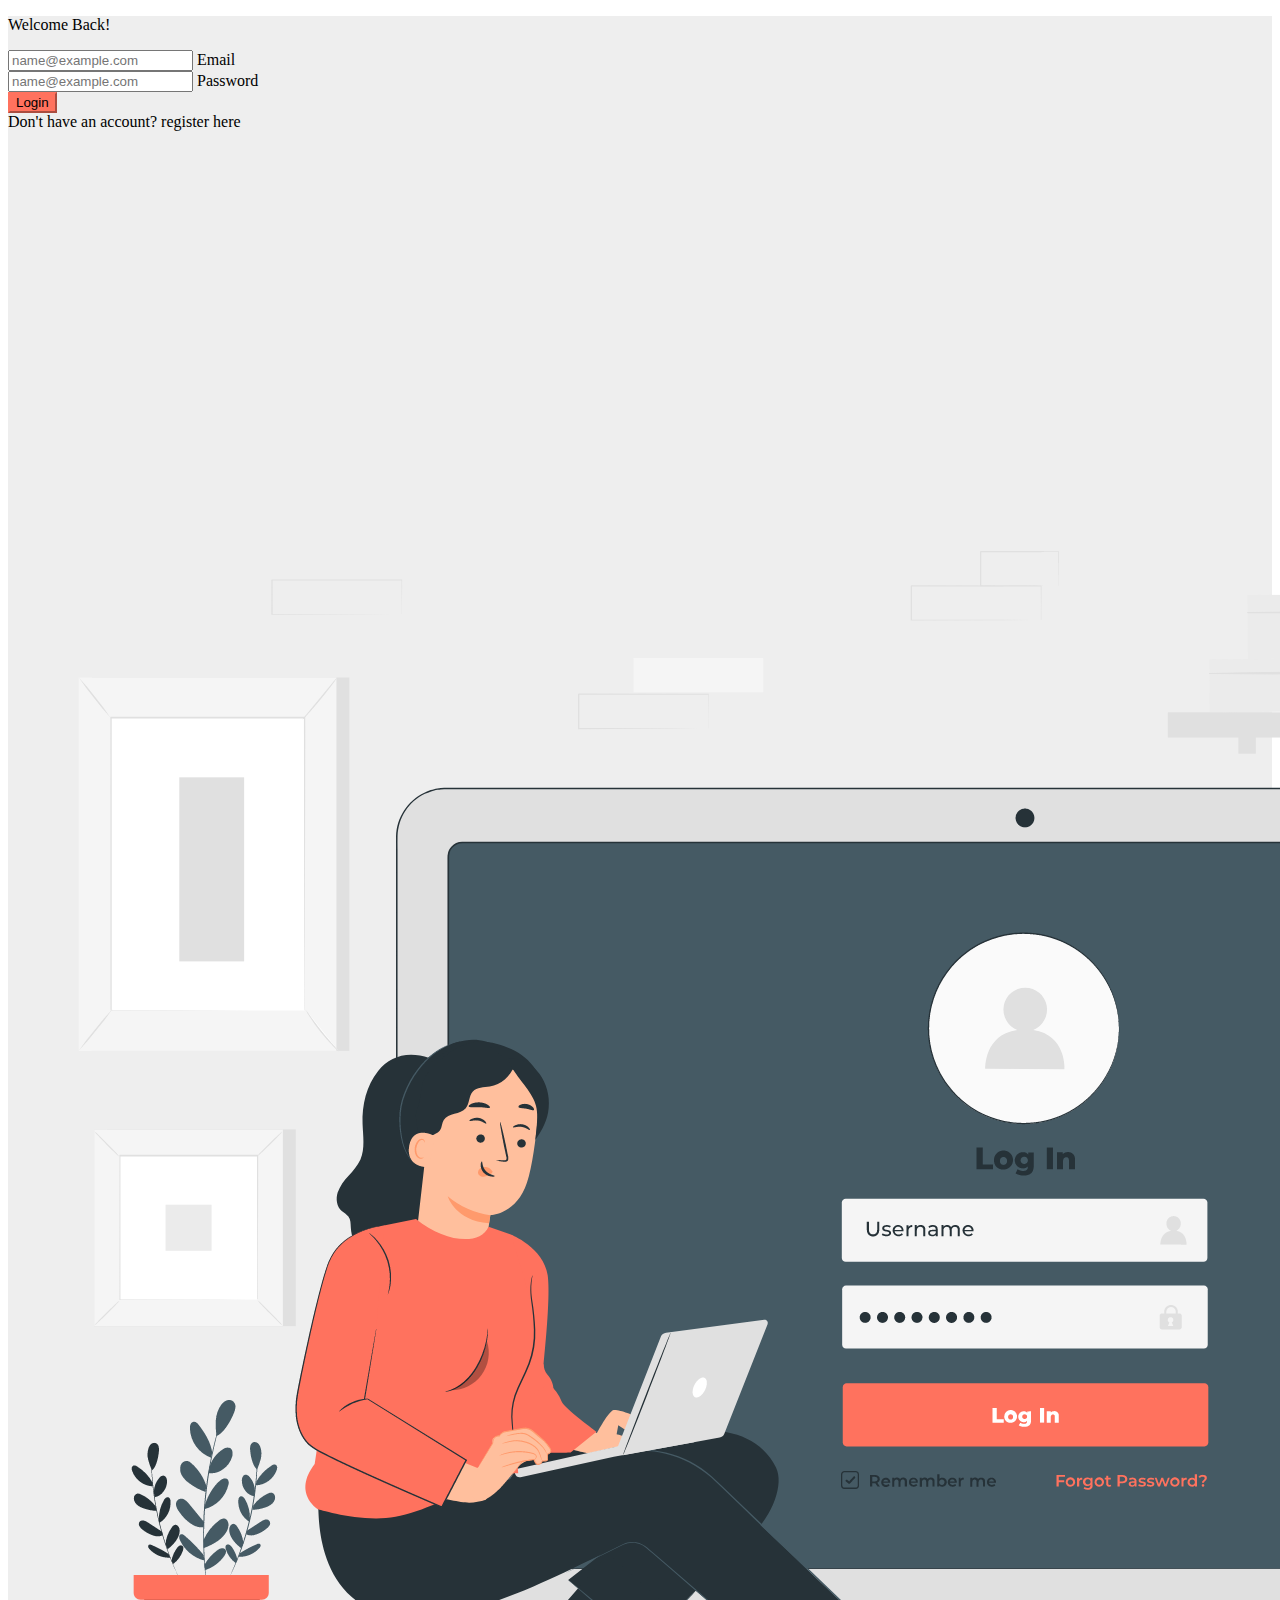
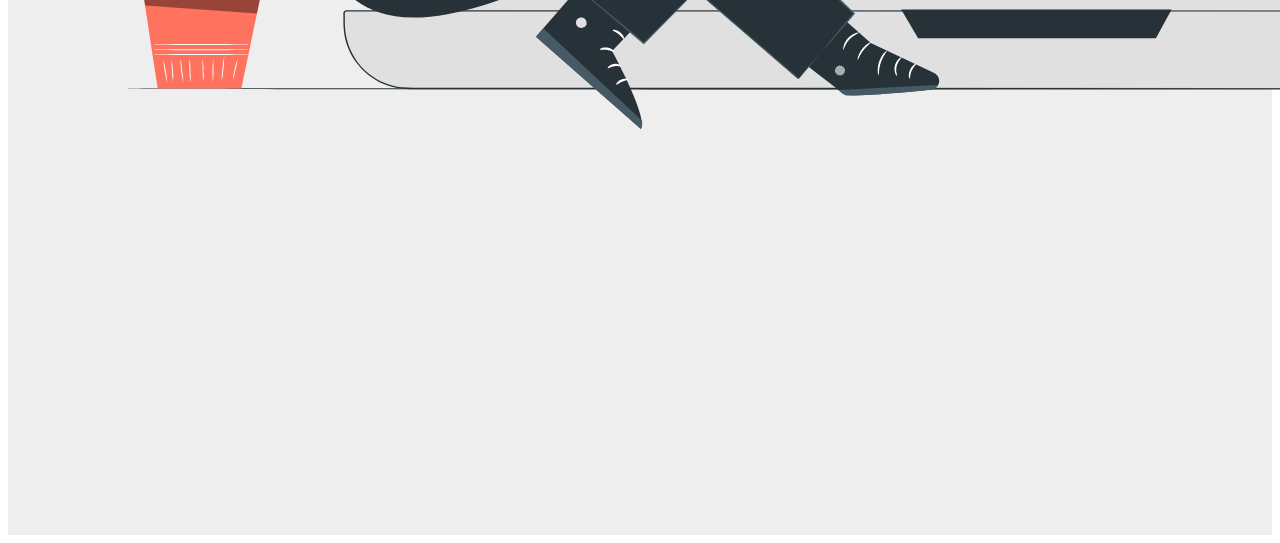
<file: login.html>
<!DOCTYPE html>
<html lang="en">
  <head>
    <meta charset="UTF-8" />
    <meta name="viewport" content="width=device-width, initial-scale=1.0" />
    <title>Document</title>
  </head>
  <body>
    <section class="vh-100" style="background-color: #eee">
      <div class="container h-100">
        <div class="row d-flex justify-content-center align-items-center h-100">
          <div class="col-lg-12 col-xl-11">
            <div class="card text-black" style="border-radius: 25px">
              <div class="card-body p-md-5">
                <div class="row justify-content-center">
                  <div class="col-md-10 col-lg-6 col-xl-5 order-2 order-lg-1">
                    <p class="text-center h1 fw-bold mb-5 mx-1 mx-md-4 mt-4">
                      Welcome Back!
                    </p>
                    <form ng-submit="submitLoginForm()">
                      <div class="form-floating mb-3">
                        <input
                          type="email"
                          class="form-control"
                          id="email"
                          placeholder="name@example.com"
                          pattern="\s*[\w.%+-]+@[\w.-]+\.[a-z]{2,}\s*"
                          ng-model="loginData.email"
                          required
                        />
                        <label >Email</label>
                      </div>
                      <div class="form-floating mb-3">
                        <input
                          type="password"
                          class="form-control"
                          placeholder="name@example.com"
                          ng-model="loginData.password"
                          id="password"
                          required
                        />
                        <label>Password</label>
                      </div>
                      <div
                        class="d-flex justify-content-center mx-4 mb-3 mb-lg-4"
                      >
                        <button
                          type="submit"
                          class="btn btn-primary btn-lg"
                          style="
                            background-color: #ff725e;
                            border-color: #ff725e;
                          "
                        >
                          Login
                        </button>
                      </div>
                    </form>
                    Don't have an account?
                    <a ui-sref="register">register here</a>
                  </div>
                  <div
                    class="col-md-10 col-lg-6 col-xl-7 d-flex align-items-center order-1 order-lg-2"
                  >
                    <img
                      src="media/login.png"
                      class="img-fluid"
                      alt="Sample image"
                    />
                  </div>
                </div>
              </div>
            </div>
          </div>
        </div>
      </div>
    </section>
  </body>
</html>
</file>
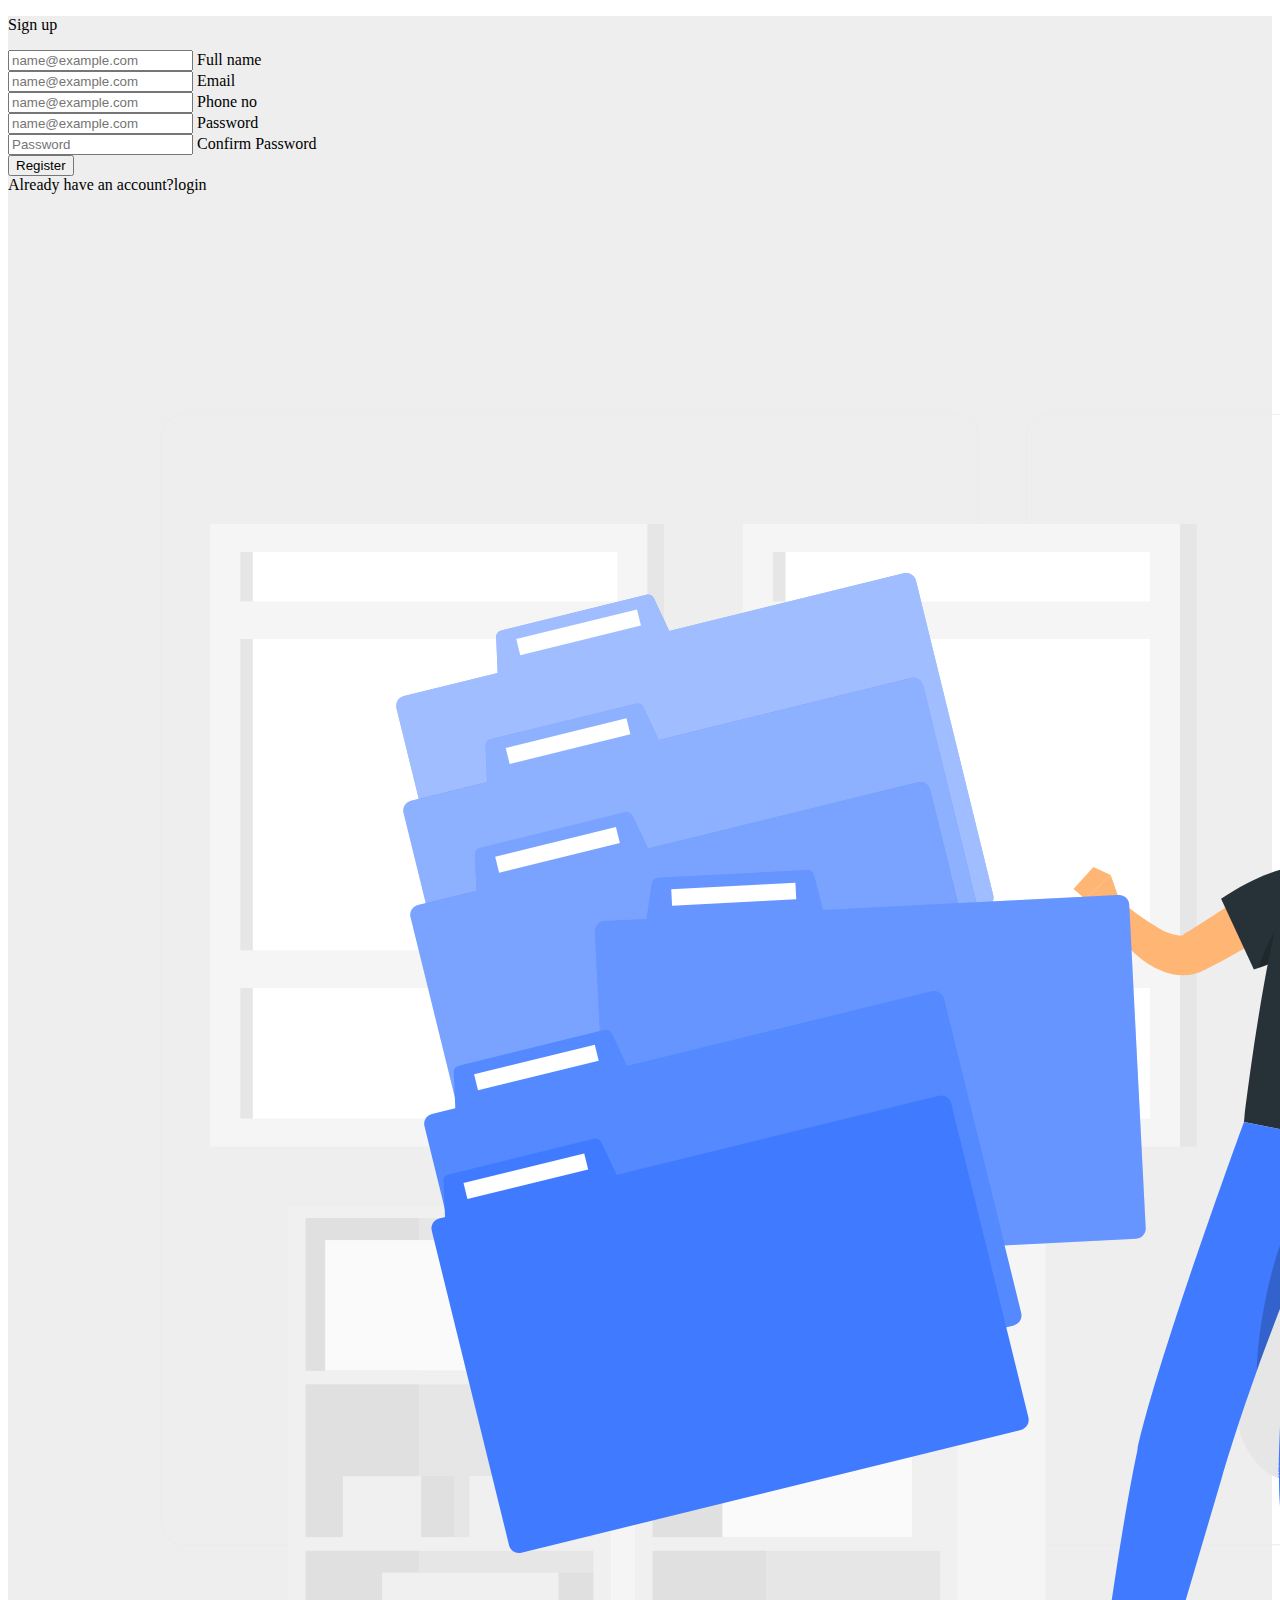
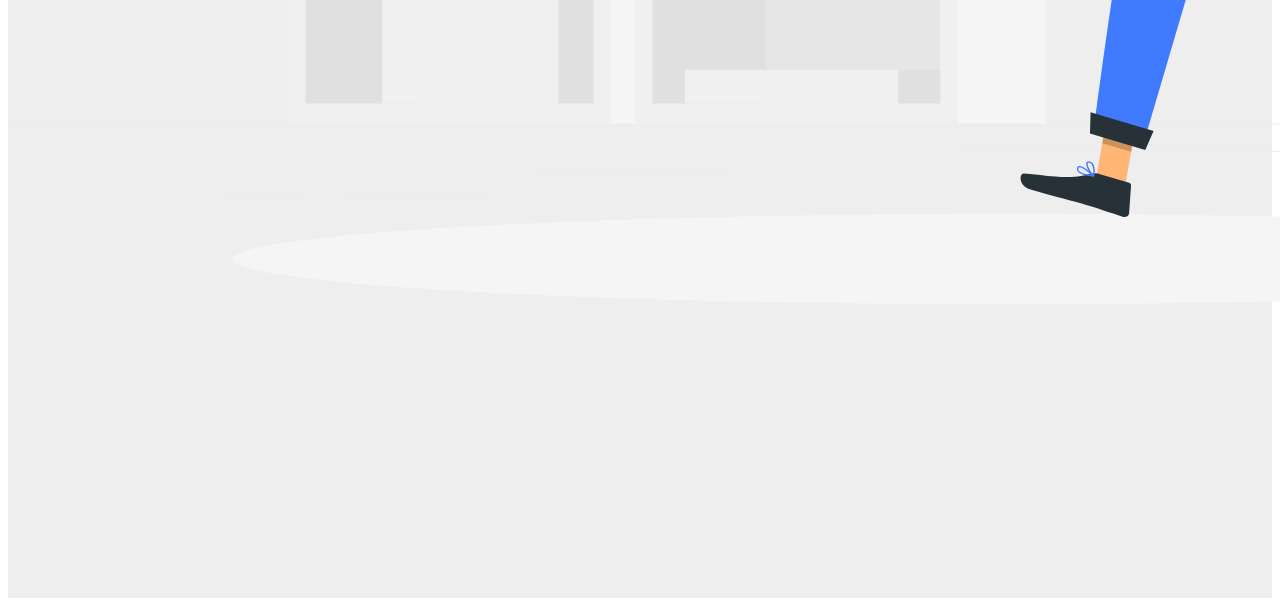
<file: register.html>
<!DOCTYPE html>
<html lang="en">
  <head>
    <meta charset="UTF-8" />
    <meta name="viewport" content="width=device-width, initial-scale=1.0" />
    <title>Document</title>
  </head>
  <body>
    <section class="vh-100 overflow-auto" style="background-color: #eee">
      <div class="container h-100">
        <div class="row d-flex justify-content-center align-items-center h-100">
          <div class="col-lg-12 col-xl-11">
            <div class="card text-black" style="border-radius: 25px">
              <div class="card-body p-md-5">
                <div class="row justify-content-center">
                  <div class="col-md-10 col-lg-6 col-xl-5 order-2 order-lg-1">
                    <p class="text-center h1 fw-bold mb-5 mx-1 mx-md-4 mt-4">
                      Sign up
                    </p>
                    <form ng-submit="submitForm()">
                      <div class="form-floating mb-3">
                        <input
                          type="text"
                          class="form-control"
                          ng-model="formData.name"
                          placeholder="name@example.com"
                          id = "username"
                          required
                        />
                        <label for="username">Full name</label>
                      </div>
                      <div class="form-floating mb-3">
                        <input
                          type="email"
                          class="form-control"
                          placeholder="name@example.com"
                          pattern="^\s*[a-zA-Z0-9_.+\-]+@[a-zA-Z0-9\-]+\.[a-zA-Z0-9\-]+\s*$"
                          ng-model="formData.email"
                          id="email"
                          required
                        />
                        <label for="email">Email</label>
                      </div>
                      <div class="form-floating mb-3">
                        <input
                          type="tel"
                          class="form-control"
                          placeholder="name@example.com"
                          pattern="\s*[1-9]{1}[0-9]{9}\s*"
                          ng-model="formData.phno"
                          id="phNo"
                          required
                        />
                        <label for="phNo">Phone no</label>
                      </div>
                      <div class="form-floating mb-3">
                        <input
                          type="password"
                          class="form-control"
                          placeholder="name@example.com"
                          ng-model="formData.password"
                          id="pass1"
                          required
                        />
                        <label for="pass1">Password</label>
                      </div>
                      <div class="form-floating mb-3">
                        <input
                          type="password"
                          class="form-control"
                          placeholder="Password"
                          ng-model="formData.password2"
                          id = "pass2"
                          required
                        />
                        <label for="pass2">Confirm Password</label>
                      </div>
                      <div
                        class="d-flex justify-content-center mx-4 mb-3 mb-lg-4"
                      >
                        <button type="submit" class="btn btn-primary btn-lg">
                          Register
                        </button>
                      </div>
                    </form>
                    Already have an account?<a ui-sref="login" >login</a>
                  </div>
                  <div
                    class="col-md-10 col-lg-6 col-xl-7 d-flex align-items-center order-1 order-lg-2"
                  >
                    <img
                      src="media/register.png"
                      class="img-fluid"
                      alt="Sample image"
                    />
                  </div>
                </div>
              </div>
            </div>
          </div>
        </div>
      </div>
    </section>
  </body>
</html>
</file>
